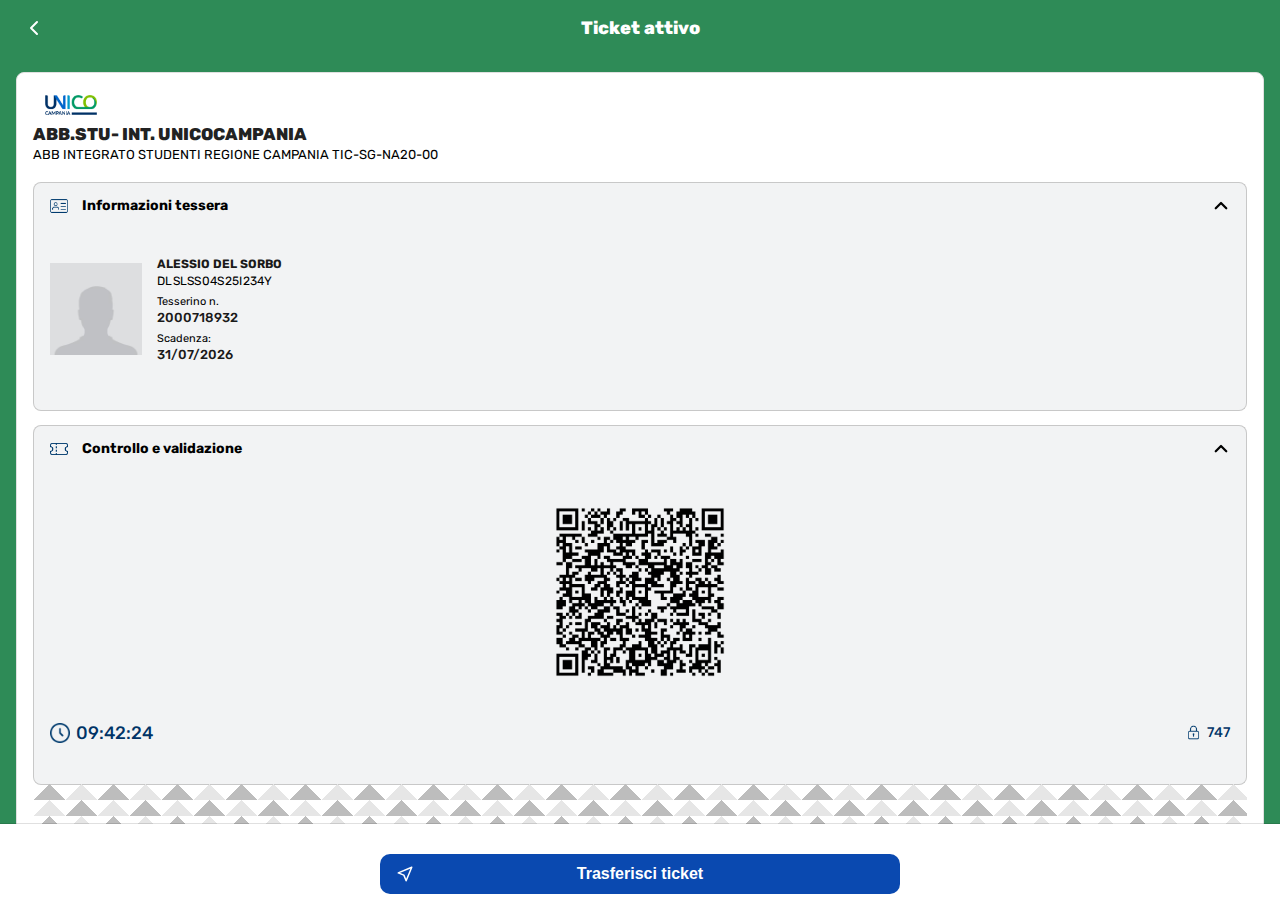
<file: index.html>
<!DOCTYPE html>
<html lang="it">
<head>
    <link rel="manifest" href="manifest.json">
    <meta name="theme-color" content="#2e8b57">
    <meta charset="UTF-8" />
  <meta name="viewport" content="width=device-width, initial-scale=1.0, maximum-scale=1.0, user-scalable=no, viewport-fit=cover" />
  <meta name="apple-mobile-web-app-capable" content="yes" />
  <meta name="apple-mobile-web-app-status-bar-style" content="black-translucent" />
  <meta name="apple-mobile-web-app-title" content="UNICO Campania" />
  <meta name="format-detection" content="telephone=no" />
  <meta name="msapplication-tap-highlight" content="no" />
  <meta name="mobile-web-app-capable" content="yes" />
  <title>ABB. UNICO</title>
  <link rel="preconnect" href="https://fonts.googleapis.com">
  <link rel="preconnect" href="https://fonts.gstatic.com" crossorigin>
  <link href="https://fonts.googleapis.com/css2?family=Rubik:wght@300;400;500;600;700;800&display=swap" rel="stylesheet">
  <link rel="stylesheet" href="styles.css" />
  <style>
    /* Palette overrides */
    .unico-topbar { background: #2e8b57 !important; }
    .content.unico { background: #2e8b57 !important; }
    .unico-banner { background: #2e8b57 !important; }
    .unico-bottom-fill { background: #2e8b57 !important; }

    .btn.secondary { background: #0a49b0 !important; }
    .val-footer { padding-bottom: 20px !important; }
    .val-footer .time, .val-footer .locks { color: #003366 !important; font-weight: 400 !important; }
    .val-footer .time { font-size: 18px !important; font-weight: 400 !important; }
    .val-footer .time span, .val-footer .locks span { font-weight: 450 !important; }
    .val-footer .time svg { width: 23px !important; height: 23px !important; }
    .val-footer .time svg *, .val-footer .locks svg * { stroke: #0a49b0 !important; }

    /* Remove space between divider and Dettagli */
    .unico-details { margin-top: 0 !important; }

    /* Bottom button layout: icon left, label centered */
    .unico-bottombar .btn.secondary { position: relative; }
    .unico-bottombar .btn.secondary svg { position: absolute; left: 16px; top: 50%; transform: translateY(-50%); }
    .unico-bottombar .btn.secondary .btn-label { position: absolute; left: 50%; transform: translateX(-50%); pointer-events: none; }
    /* Make the bottom button taller */
    .unico-bottombar .btn.secondary { padding-top: 20px; padding-bottom: 20px; margin-bottom: 6px; }

    /* Reduce gap between validation panel and triangles (second accordion body) */
    .unico-card > details.unico-acc:nth-of-type(2) .acc-body { padding-bottom: 8px !important; }

    /* Speed up triangles and position */
    .triangles { margin-top: -1px !important; }
    .triangles .tri-row { animation-duration: 0.7s !important; }

    /* Remove bottom margin only from second accordion (Controllo e validazione) */
    .unico-card > details.unico-acc:nth-of-type(2) { margin-bottom: 0 !important; }

    /* Ticket info section styles */
    .ticket-info-section {
      background: #fff;
      border-radius: 8px;
      margin-top: 10px;
    }
    
    .info-item {
      display: flex;
      flex-direction: column;
      align-items: flex-start;
      padding: 8px 0;
      border-bottom: 0;
      gap: 4px;
    }

    .info-item.cost-item {
      flex-direction: row;
      justify-content: space-between;
      align-items: center;
      border-bottom: 1px solid #e0e0e0;
      margin-bottom: 8px;
      padding-top: 12px;
    }
    
    .info-label {
      color: black;
      font-size: 14px;
      font-weight: 400;
    }
    
    .info-value {
      color: #1a1a1a;
      font-size: 14px;
      font-weight: 600;
    }
    
    .cost-value {
      font-weight: 700;
      font-size: 17px;
    }
    
    .details-section {
      margin-top: 0;
      padding-top: 8px;
    }

    .details-header {
      display: flex;
      justify-content: space-between;
      align-items: center;
      padding: 8px 0;
    }
    
    .details-label {
      color: #1a1a1a;
      font-size: 14px;
      font-weight: 600;
    }
    
    .details-toggle {
      background: transparent;
      border: 0;
      color: #003366;
      font-weight: 600;
      font-size: 14px;
      display: flex;
      align-items: center;
      gap: 4px;
      cursor: pointer;
    }

    .details-toggle .chevron {
      color: #000;
    }
    
    .chevron {
      transition: transform 0.2s ease;
    }

    .details-section.open .chevron {
      transform: rotate(180deg);
    }
    
    .company-info {
      background: #f8f9fa;
      border-radius: 8px;
      padding: 16px;
      margin-top: 12px;
      text-align: center;
    }
    
    .company-name {
      font-weight: 800;
      font-size: 14px;
      color: #1a1a1a;
      margin-bottom: 4px;
    }
    
    .company-address {
      font-size: 13px;
      color: #6b6b6b;
      margin-bottom: 4px;
    }
    
    .company-vat {
      font-size: 13px;
      color: #6b6b6b;
    }
    
    .ticket-codes {
      margin-top: 0;
      padding-top: 0;
    }

    .code-row {
      display: flex;
      justify-content: space-between;
      align-items: center;
      padding: 12px 0;
    }
    
    .code-label {
      color: #6b6b6b;
      font-size: 14px;
    }
    
    .code-value {
      color: #6b6b6b;
      font-size: 14px;
      font-weight: 400;
    }

    /* Mobile optimizations for iPhone 13 Pro and similar */
    @media screen and (max-width: 428px) {
      /* La rimozione di queste classi è gestita dal CSS generale in styles.css */
      /* .content.unico {
        bottom: calc(60px + var(--safe-bottom)) !important;
      } */
      
      .unico-card {
        margin: 12px;
        padding: 12px;
      }

      .unico-card-header {
        padding: 12px 0;
      }

      .unico-logo-img {
        width: 50px;
      }
      
      .unico-title .line1 {
        font-size: 15px;
        line-height: 1.3;
      }
      
      .unico-title .line2 {
        font-size: 12px;
        line-height: 1.2;
      }
      
      .qr-box {
        width: 160px;
        height: 160px;
      }
      
      .ticket-info-section {
        margin: 8px 0;
        border-radius: 8px;
      }
      
      .info-item {
        padding: 0 0 0 6px;
        flex-direction: column;
        align-items: flex-start;
        border-bottom: 0;
        gap: 4px;
      }

      .info-item.cost-item {
        flex-direction: row;
        justify-content: space-between;
        align-items: center;
        border-bottom: 1px solid #e0e0e0;
        margin-bottom: 8px;
        padding-top: 12px;
      }

      .info-label, .info-value {
        font-size: 14px;
      }
      
      .cost-value {
        font-size: 17px;
      }
      
      .company-info {
        padding: 12px;
        margin-top: 8px;
      }
      
      .company-name {
        font-size: 14px;
      }
      
      .company-address, .company-vat {
        font-size: 13px;
      }

      .details-section {
        margin-top: 0;
        padding-top: 8px;
      }

      .ticket-codes {
        margin-top: 0;
        padding-top: 0;
      }

      .code-label, .code-value {
        font-size: 14px;
      }

      .code-value {
        font-weight: 400;
      }
      
      .unico-bottombar .btn.secondary {
        width: calc(100% - 16px);
        margin-bottom: 2px;
        padding: 14px 16px;
      }
      
      /* La rimozione di queste classi è gestita dal CSS generale in styles.css */
      /* .unico-bottombar {
        height: calc(60px + var(--safe-bottom)) !important;
        padding-bottom: calc(var(--safe-bottom) + 4px) !important;
      } */
    }

    /* Touch optimizations */
    @media (hover: none) and (pointer: coarse) {
      .details-toggle {
        min-height: 44px;
        padding: 8px;
      }
      
      .icon-btn {
        min-height: 44px;
        min-width: 44px;
      }
      
      .unico-bottombar .btn.secondary {
        min-height: 48px;
      }
    }

    /* Safe area adjustments for iPhone notch */
    @supports (padding: max(0px)) {
      .unico-topbar {
        padding-left: max(16px, env(safe-area-inset-left));
        padding-right: max(16px, env(safe-area-inset-right));
      }
      
      .unico-card {
        margin-left: max(16px, env(safe-area-inset-left));
        margin-right: max(16px, env(safe-area-inset-right));
        padding-left: max(16px, env(safe-area-inset-left));
        padding-right: max(16px, env(safe-area-inset-right));
      }
      
      .unico-bottombar {
        padding-left: max(16px, env(safe-area-inset-left));
        padding-right: max(16px, env(safe-area-inset-right));
      }
    }

    /* Font size increases for better readability */
    .unico-title .line1 {
      font-size: 17px !important;
      line-height: 1.4;
    }
    
    .unico-title .line2 {
      font-size: 13px !important;
      line-height: 1.3;
    }
    
    .route {
      font-size: 14px !important;
    }

    .valid {
      font-size: 14px !important;
      font-weight: 400 !important;
    }

    .unico-banner { font-weight: 400 !important; }
    
    .info-label {
      font-size: 15px !important;
    }
    
    .info-value {
      font-size: 15px !important;
    }
    
    .cost-value {
      font-size: 19px !important;
    }
    
    .details-label {
      font-size: 15px !important;
    }
    
    .details-toggle {
      font-size: 15px !important;
      color: #003366 !important;
      font-family: 'Rubik', sans-serif !important;
    }

    .details-toggle .chevron {
      color: #000 !important;
    }
    
    .company-name {
      font-size: 15px !important;
    }
    
    .company-address, .company-vat {
      font-size: 14px !important;
    }
    
    .code-label {
      font-size: 15px !important;
    }
    
    .code-value {
      font-size: 15px !important;
      font-weight: 400 !important;
    }
    
    .val-footer .locks {
      font-size: 14px !important;
    }

    /* Porta la label "Costo" alla stessa dimensione del valore */
    .info-item.cost-item .info-label { font-size: 19px !important; }

    .unico-bottombar .btn.secondary .btn-label {
      font-size: 16px !important;
      font-weight: 600;
    }

    .clock-icon {
      width: 20px;
      height: 20px;
      object-fit: contain;
    }

    .lock-icon {
      width: 15px;
      height: 15px;
      object-fit: contain;
    }

    /* Colora le icone con #003366 */
    .sicon-img {
      filter: brightness(0) saturate(100%) invert(14%) sepia(89%) saturate(1829%) hue-rotate(192deg) brightness(95%) contrast(101%);
    }

    .clock-icon {
      filter: brightness(0) saturate(100%) invert(14%) sepia(89%) saturate(1829%) hue-rotate(192deg) brightness(95%) contrast(101%);
    }

    .lock-icon {
      filter: brightness(0) saturate(100%) invert(14%) sepia(89%) saturate(1829%) hue-rotate(192deg) brightness(95%) contrast(101%);
    }
  </style>
</head>
<body onselectstart="return false;" ondragstart="return false;">
  <div class="app-frame">
    <header class="unico-topbar">
      <button class="icon-btn back" onclick="window.location.href='tickets.html'" aria-label="Indietro">
        <svg width="24" height="24" viewBox="0 0 24 24" fill="none" xmlns="http://www.w3.org/2000/svg"><path d="M15 18L9 12L15 6" stroke="white" stroke-width="2" stroke-linecap="round" stroke-linejoin="round"/></svg>
      </button>
      <div class="title">Ticket attivo</div>
      <div class="spacer"></div>
    </header>

    <main class="content unico">
      <div class="unico-card">
        <div class="unico-card-header">
          <img class="unico-logo-img" src="unicoC.png" alt="UNICO" />
          <div class="unico-title">
            <div class="line1">ABB.STU- INT. UNICOCAMPANIA</div>
            <div class="line2">ABB INTEGRATO STUDENTI REGIONE CAMPANIA TIC-SG-NA20-00</div>
          </div>
        </div>

        <details class="unico-acc" open>
          <summary style="color: #000; font-weight: 700;"><span class="sicon">
            <img class="sicon-img" src="id-card.png" alt="Informazioni tessera" />
          </span><span class="slabel">Informazioni tessera</span></summary>
          <div class="acc-body">
            <div class="id-card">
              <img class="avatar-img" src="IMG_2110.jpg" alt="Foto tessera" />
              <div class="id-lines">
                <div class="id-name" style="font-size:12px">ALESSIO DEL SORBO</div>
                <div class="id-cf">DLSLSS04S25I234Y</div>
                <div class="id-field">
                  <div class="label">Tesserino n.</div>
                  <div class="value strong">2000718932</div>
                </div>
                <div class="id-field">
                  <div class="label">Scadenza:</div>
                  <div class="value">31/07/2026</div>
                </div>
              </div>
            </div>
          </div>
        </details>

        <details class="unico-acc" open>
          <summary style="color: #000; font-weight: 700;"><span class="sicon">
            <img class="sicon-img" src="ticket.png" alt="Controllo e validazione" />
          </span><span class="slabel">Controllo e validazione</span></summary>
          <div class="acc-body">
            <div class="validation-panel">
              <div class="qr-box">
                <img src="qr-code.png" alt="QR di validazione" />
              </div>
              <div class="val-footer">
                <div class="time">
                  <img src="clock.png" alt="Orologio" class="clock-icon" />
                  <span id="unico-time" style="font-weight: 400;">09:53:10</span>
                </div>
                <div class="locks">
                  <img src="lock.png" alt="Lucchetto" class="lock-icon" />
                  <span style="font-weight: 400;">747</span>
                </div>
              </div>
            </div>
          </div>
        </details>

        <div class="triangles" aria-hidden="true">
          <div class="tri-row r1"></div>
          <div class="tri-row r2"></div>
          <div class="tri-row r3"></div>
        </div>

        <div class="unico-banner">
          <div class="route">Da <strong>SANTA MARIA CAPUA VETERE</strong> a <strong>FISCIANO</strong></div>
          <div class="valid">Valido dal <strong>19/09/2025</strong> a <strong>01/08/2026</strong></div>
        </div>
        
        <div class="ticket-info-section">
          <div class="info-item">
            <div class="info-label">Emesso il:</div>
            <div class="info-value">19/09/2025 - 18:59</div>
          </div>
          
          <div class="info-item cost-item">
            <div class="info-label">Costo</div>
            <div class="info-value cost-value">0,00 €</div>
          </div>
          
          <div class="details-section">
            <div class="details-header">
              <div class="details-label">Dettagli</div>
              <button class="details-toggle" id="details-toggle" type="button">
                Leggi tutto
                <svg class="chevron" width="16" height="16" viewBox="0 0 24 24" fill="none" xmlns="http://www.w3.org/2000/svg" aria-hidden="true">
                  <path d="M19 9l-7 7-7-7" stroke="currentColor" stroke-width="2" stroke-linecap="round" stroke-linejoin="round"/>
                </svg>
              </button>
            </div>

            <div class="company-info" hidden>
              <div class="company-details">
                <div class="company-name">AIRCAMPANIA S.R.L.</div>
                <div class="company-address">Via Fasano ZI loc. Pianodardine</div>
                <div class="company-vat">P.Iva: 02977850649</div>
              </div>
            </div>
          </div>

          <div class="ticket-codes">
            <div class="code-row">
              <div class="code-label">Codice Ticket:</div>
              <div class="code-value">2000W/2759053</div>
            </div>
            <div class="code-row">
              <div class="code-label">PNR:</div>
              <div class="code-value">GLPU87YKAG</div>
            </div>
          </div>
        </div>
      </div>

    <div class="unico-bottombar">
      <button class="btn secondary" type="button">
        <svg width="18" height="18" viewBox="0 0 24 24" fill="none" xmlns="http://www.w3.org/2000/svg"><path d="M21 3L3 10.5l7.5 3 3 7.5L21 3z" stroke="currentColor" stroke-width="2" stroke-linejoin="round"/></svg>
        <span class="btn-label">Trasferisci ticket</span>
      </button>
    </div>

  <script>
    (function(){
      function pad(n){return n<10?'0'+n:''+n}
      function tick(){
        var el = document.getElementById('unico-time');
        var d = new Date();
        el.textContent = pad(d.getHours())+":"+pad(d.getMinutes())+":"+pad(d.getSeconds());
        el.style.fontWeight = '400';
      }
      tick();
      window.unicoClock && clearInterval(window.unicoClock);
      window.unicoClock = setInterval(tick, 1000);

      // Toggle 'Leggi tutto' details panel
      var btn = document.getElementById('details-toggle');
      if (btn) {
        btn.addEventListener('click', function(){
          var detailsSection = btn.closest('.details-section');
          var companyInfo = detailsSection.querySelector('.company-info');
          
          detailsSection.classList.toggle('open');
          
          if (detailsSection.classList.contains('open')) {
            companyInfo && companyInfo.removeAttribute('hidden');
          } else {
            companyInfo && companyInfo.setAttribute('hidden','');
          }
        });
      }

      // Prevent text selection with JavaScript
      document.addEventListener('selectstart', function(e) {
        e.preventDefault();
        return false;
      });
      
      document.addEventListener('dragstart', function(e) {
        e.preventDefault();
        return false;
      });
      


      // Prevent copy/paste keyboard shortcuts
      document.addEventListener('keydown', function(e) {
        if (e.ctrlKey && (e.keyCode === 65 || e.keyCode === 67 || e.keyCode === 86 || e.keyCode === 88)) {
          e.preventDefault();
          return false;
        }
        if (e.metaKey && (e.keyCode === 65 || e.keyCode === 67 || e.keyCode === 86 || e.keyCode === 88)) {
          e.preventDefault();
          return false;
        }
      });
    })();

  </script>

        <script>
            if ('serviceWorker' in navigator) {
                navigator.serviceWorker.register('/sw.js')
                    .then(() => console.log('Service Worker registrato'))
                    .catch((err) => console.error('SW error:', err));
            }
        </script>
    </main>
</body>
</html>
</file>
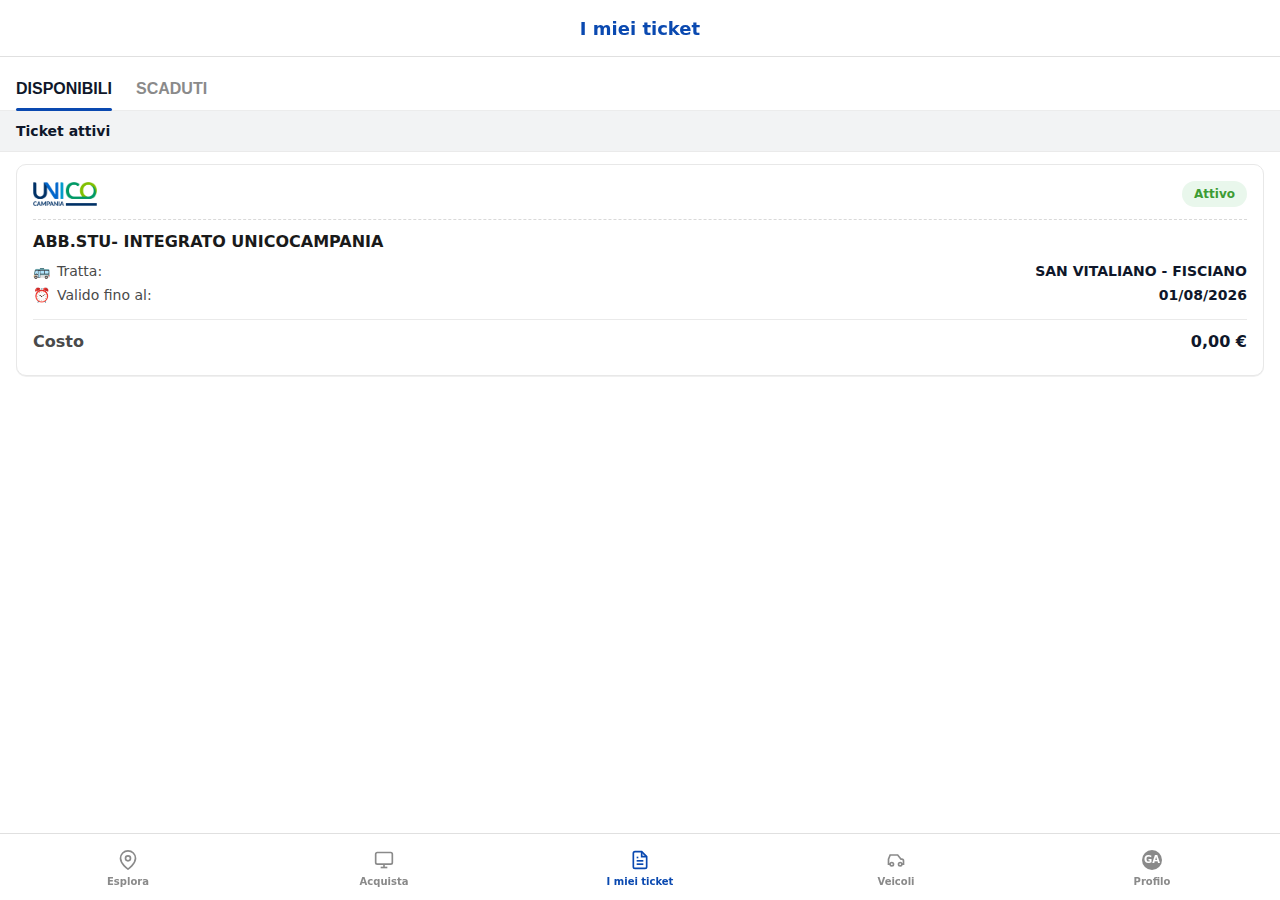
<file: tickets.html>
<!DOCTYPE html>
<html lang="it">
<head>
  <meta charset="UTF-8" />
  <meta name="viewport" content="width=device-width, initial-scale=1.0, maximum-scale=1.0, user-scalable=no, viewport-fit=cover" />
  <meta name="apple-mobile-web-app-capable" content="yes" />
  <meta name="apple-mobile-web-app-status-bar-style" content="black-translucent" />
  <meta name="apple-mobile-web-app-title" content="I miei ticket" />
  <meta name="format-detection" content="telephone=no" />
  <meta name="msapplication-tap-highlight" content="no" />
  <meta name="mobile-web-app-capable" content="yes" />
  <title>I miei ticket</title>
  <link rel="preconnect" href="https://fonts.googleapis.com">
  <link rel="preconnect" href="https://fonts.gstatic.com" crossorigin>
  <link href="https://fonts.googleapis.com/css2?family=Inter:wght@400;500;600;700;800&display=swap" rel="stylesheet">
  <link rel="stylesheet" href="styles.css" />
  <style>
    /* Tickets page specific styles */
    .tickets-topbar { 
      height: calc(56px + env(safe-area-inset-top)); 
      background: #ffffff; 
      color: #0f172a; 
      position: fixed; 
      top: 0; 
      left: 0; 
      right: 0; 
      display: flex; 
      align-items: center; 
      justify-content: center; 
      padding-top: env(safe-area-inset-top); 
      z-index: 20; 
      box-shadow: 0 1px 0 rgba(0,0,0,0.12); 
    }
    .tickets-topbar .title { 
      font-weight: 800; 
      font-size: 18px; 
      color: #0a49b0; 
    }

    .content.tickets { 
      top: calc(56px + env(safe-area-inset-top)); 
      bottom: calc(66px + var(--safe-bottom)); 
      overflow: auto; 
      background: #fff; 
    }

    .tabs { 
      display: flex; 
      gap: 24px; 
      padding: 12px 16px 0; 
      border-bottom: 1px solid #ececec; 
    }
    .tab-item { 
      background: transparent; 
      border: 0; 
      padding: 12px 0; 
      font-weight: 700; 
      color: #8a8a8a; 
      position: relative; 
      font-size: 16px;
    }
    .tab-item.active { 
      color: #0f172a; 
    }
    .tab-item.active::after { 
      content: ""; 
      position: absolute; 
      left: 0; 
      right: 0; 
      bottom: -1px; 
      height: 3px; 
      background: #0a49b0; 
      border-radius: 2px; 
    }

    .section.section-caption { 
      padding: 12px 16px; 
      background: #f2f3f4; 
      color: #0f172a; 
      font-weight: 700; 
      font-size: 14px;
      border-bottom: 1px solid #eaeaea; 
    }

    .ticket-list-card { 
      display: block; 
      margin: 12px 16px; 
      background: #fff; 
      border-radius: 10px; 
      box-shadow: 0 1px 0 rgba(0,0,0,0.06); 
      border: 1px solid #e8e8e8; 
      color: #1a1a1a; 
      text-decoration: none; 
      padding: 16px; 
    }
    .ticket-list-card:hover {
      box-shadow: 0 2px 8px rgba(0,0,0,0.1);
    }
    .ticket-list-card .card-header { 
      display: flex; 
      justify-content: space-between; 
      align-items: center; 
      margin-bottom: 12px;
    }
    .ticket-list-card .brand { 
      width: 64px; 
      height: auto; 
      object-fit: contain; 
    }
    .badge { 
      display: inline-block; 
      font-weight: 700; 
      font-size: 12px; 
      padding: 6px 12px; 
      border-radius: 20px; 
      background: #e9f7ec; 
      color: #3D9C34; 
    }
    .badge.active { 
      background: #e9f7ec; 
      color: #3D9C34;
    }
    .ticket-list-card .card-title { 
      font-weight: 800; 
      font-size: 16px;
      border-top: 1px dashed #d9d9d9; 
      padding-top: 12px; 
      margin-bottom: 12px;
    }
    .ticket-list-card .card-row { 
      display: flex; 
      align-items: baseline; 
      gap: 8px; 
      margin-bottom: 8px; 
      color: #4a4a4a; 
    }
    .ticket-list-card .card-row .icon {
      font-size: 14px;
      width: 16px;
      flex-shrink: 0;
    }
    .ticket-list-card .card-row .label { 
      color: #4a4a4a; 
      font-size: 14px; 
    }
    .ticket-list-card .card-row .value.strong { 
      font-weight: 800; 
      color: #0f172a; 
      font-size: 14px;
    }
    .ticket-list-card .card-row.spread { 
      justify-content: space-between; 
      margin-top: 16px;
      padding-top: 12px;
      border-top: 1px solid #eaeaea;
    }
    .ticket-list-card .card-row.spread .label {
      font-size: 16px;
      font-weight: 600;
    }
    .ticket-list-card .card-row.spread .value.strong {
      font-size: 16px;
      font-weight: 800;
    }

    /* Bottom tabbar for tickets page */
    .tickets-tabbar {
      position: fixed; 
      left: 0; 
      right: 0; 
      bottom: 0;
      height: calc(66px + var(--safe-bottom)); 
      background: #ffffff; 
      display: grid; 
      grid-template-columns: repeat(5, 1fr); 
      align-items: center; 
      z-index: 10;
      box-shadow: 0 -1px 0 rgba(0,0,0,0.12);
    }
    .tickets-tabbar .tab { 
      margin-bottom: var(--safe-bottom); 
      color: #8a8a8a; 
      text-decoration: none; 
      display: flex; 
      flex-direction: column; 
      align-items: center; 
      justify-content: center; 
      gap: 4px; 
      font-size: 10px; 
      font-weight: 600;
    }
    .tickets-tabbar .tab .tab-icon { 
      width: 24px; 
      height: 24px; 
      display: grid; 
      place-items: center; 
    }
    .tickets-tabbar .tab.active { 
      color: #0a49b0; 
      font-weight: 700; 
    }

    /* Safe area fill for tickets */
    .tickets-safe-bottom { 
      position: fixed; 
      left: 0; 
      right: 0; 
      bottom: 0; 
      height: var(--safe-bottom); 
      background: #ffffff; 
      z-index: 5; 
      pointer-events: none; 
    }

    /* Mobile optimizations for iPhone 13 Pro and similar */
    @media screen and (max-width: 428px) {
      .tickets-topbar .title {
        font-size: 16px;
      }
      
      .tab-item {
        font-size: 14px;
        padding: 10px 0;
      }
      
      .section.section-caption {
        padding: 10px 12px;
        font-size: 13px;
      }
      
      .ticket-list-card {
        margin: 8px 12px;
        padding: 12px;
      }
      
      .ticket-list-card .brand {
        width: 56px;
      }
      
      .badge {
        font-size: 11px;
        padding: 4px 8px;
      }
      
      .ticket-list-card .card-title {
        font-size: 14px;
        margin-bottom: 10px;
        padding-top: 10px;
      }
      
      .ticket-list-card .card-row {
        margin-bottom: 6px;
      }
      
      .ticket-list-card .card-row .label,
      .ticket-list-card .card-row .value.strong {
        font-size: 13px;
      }
      
      .ticket-list-card .card-row.spread .label,
      .ticket-list-card .card-row.spread .value.strong {
        font-size: 14px;
      }
      
      .tickets-tabbar .tab {
        font-size: 9px;
        gap: 2px;
      }
      
      .tickets-tabbar .tab .tab-icon {
        width: 20px;
        height: 20px;
      }
    }

    /* Touch optimizations */
    @media (hover: none) and (pointer: coarse) {
      .tab-item {
        min-height: 44px;
        padding: 12px 0;
      }
      
      .ticket-list-card {
        min-height: 44px;
      }
      
      .tickets-tabbar .tab {
        min-height: 44px;
        padding: 8px 4px;
      }
    }

    /* Safe area adjustments for iPhone notch */
    @supports (padding: max(0px)) {
      .tickets-topbar {
        padding-left: max(16px, env(safe-area-inset-left));
        padding-right: max(16px, env(safe-area-inset-right));
      }
      
      .tabs {
        padding-left: max(16px, env(safe-area-inset-left));
        padding-right: max(16px, env(safe-area-inset-right));
      }
      
      .section.section-caption {
        padding-left: max(16px, env(safe-area-inset-left));
        padding-right: max(16px, env(safe-area-inset-right));
      }
      
      .ticket-list-card {
        margin-left: max(16px, env(safe-area-inset-left));
        margin-right: max(16px, env(safe-area-inset-right));
      }
    }
  </style>
</head>
<body onselectstart="return false;" ondragstart="return false;">
  <div class="app-frame">
    <header class="tickets-topbar">
      <div class="title">I miei ticket</div>
    </header>

    <main class="content tickets">
      <div class="tabs">
        <button class="tab-item active" type="button">DISPONIBILI</button>
        <button class="tab-item" type="button">SCADUTI</button>
      </div>
      <div class="section section-caption">Ticket attivi</div>

      <a class="ticket-list-card" href="index.html">
        <div class="card-header">
          <img class="brand" src="unicoC.png" alt="UNICO" />
          <span class="badge active">Attivo</span>
        </div>
        <div class="card-title">ABB.STU- INTEGRATO UNICOCAMPANIA</div>
        <div class="card-row">
          <span class="icon">🚌</span>
          <span class="label">Tratta:</span>
          <span class="value strong">SAN VITALIANO - FISCIANO</span>
        </div>
        <div class="card-row">
          <span class="icon">⏰</span>
          <span class="label">Valido fino al:</span>
          <span class="value strong">01/08/2026</span>
        </div>
        <div class="card-row spread">
          <span class="label">Costo</span>
          <span class="value strong">0,00 €</span>
        </div>
      </a>
    </main>

    <div class="tickets-tabbar">
      <a class="tab" href="#" aria-label="Esplora">
        <div class="tab-icon">
          <svg width="20" height="20" viewBox="0 0 24 24" fill="none" xmlns="http://www.w3.org/2000/svg">
            <path d="M21 10c0 7-9 13-9 13s-9-6-9-13a9 9 0 0 1 18 0z" stroke="currentColor" stroke-width="2"/>
            <circle cx="12" cy="10" r="3" stroke="currentColor" stroke-width="2"/>
          </svg>
        </div>
        <span>Esplora</span>
      </a>
      <a class="tab" href="#" aria-label="Acquista">
        <div class="tab-icon">
          <svg width="20" height="20" viewBox="0 0 24 24" fill="none" xmlns="http://www.w3.org/2000/svg">
            <rect x="2" y="3" width="20" height="14" rx="2" ry="2" stroke="currentColor" stroke-width="2"/>
            <line x1="8" y1="21" x2="16" y2="21" stroke="currentColor" stroke-width="2"/>
            <line x1="12" y1="17" x2="12" y2="21" stroke="currentColor" stroke-width="2"/>
          </svg>
        </div>
        <span>Acquista</span>
      </a>
      <a class="tab active" href="#" aria-label="I miei ticket">
        <div class="tab-icon">
          <svg width="20" height="20" viewBox="0 0 24 24" fill="none" xmlns="http://www.w3.org/2000/svg">
            <path d="M14 2H6a2 2 0 0 0-2 2v16a2 2 0 0 0 2 2h12a2 2 0 0 0 2-2V8z" stroke="currentColor" stroke-width="2"/>
            <polyline points="14,2 14,8 20,8" stroke="currentColor" stroke-width="2"/>
            <line x1="16" y1="13" x2="8" y2="13" stroke="currentColor" stroke-width="2"/>
            <line x1="16" y1="17" x2="8" y2="17" stroke="currentColor" stroke-width="2"/>
            <polyline points="10,9 9,9 8,9" stroke="currentColor" stroke-width="2"/>
          </svg>
        </div>
        <span>I miei ticket</span>
      </a>
      <a class="tab" href="#" aria-label="Veicoli">
        <div class="tab-icon">
          <svg width="20" height="20" viewBox="0 0 24 24" fill="none" xmlns="http://www.w3.org/2000/svg">
            <path d="M7 17m-2 0a2 2 0 1 0 4 0a2 2 0 1 0 -4 0" stroke="currentColor" stroke-width="2"/>
            <path d="M17 17m-2 0a2 2 0 1 0 4 0a2 2 0 1 0 -4 0" stroke="currentColor" stroke-width="2"/>
            <path d="M5 17h-2v-6l2-5h9l4 5h1a2 2 0 0 1 2 2v4h-2" stroke="currentColor" stroke-width="2"/>
          </svg>
        </div>
        <span>Veicoli</span>
      </a>
      <a class="tab" href="#" aria-label="Profilo">
        <div class="tab-icon">
          <div style="width: 20px; height: 20px; border-radius: 50%; background: #8a8a8a; display: flex; align-items: center; justify-content: center; color: white; font-weight: 700; font-size: 10px;">GA</div>
        </div>
        <span>Profilo</span>
      </a>
    </div>

    <div class="tickets-safe-bottom"></div>
  </div>

  <script>
    // Prevent text selection with JavaScript
    document.addEventListener('selectstart', function(e) {
      e.preventDefault();
      return false;
    });
    
    document.addEventListener('dragstart', function(e) {
      e.preventDefault();
      return false;
    });
    


    // Prevent copy/paste keyboard shortcuts
    document.addEventListener('keydown', function(e) {
      if (e.ctrlKey && (e.keyCode === 65 || e.keyCode === 67 || e.keyCode === 86 || e.keyCode === 88)) {
        e.preventDefault();
        return false;
      }
      if (e.metaKey && (e.keyCode === 65 || e.keyCode === 67 || e.keyCode === 86 || e.keyCode === 88)) {
        e.preventDefault();
        return false;
      }
    });
  </script>
</body>
</html>
</file>
<file: styles.css>
/* Base */
* { 
  box-sizing: border-box;
  /* Disable text selection across all elements */
  -webkit-user-select: none;
  -moz-user-select: none;
  -ms-user-select: none;
  user-select: none;
  /* Disable text highlighting on touch devices */
  -webkit-touch-callout: none;
  -webkit-tap-highlight-color: transparent;
}
:root { --safe-bottom: env(safe-area-inset-bottom, 0px); }
html, body { 
  height: 100%; 
  overflow: hidden;
  /* Additional selection prevention for root elements */
  -webkit-user-select: none;
  -moz-user-select: none;
  -ms-user-select: none;
  user-select: none;
  -webkit-touch-callout: none;
  -webkit-tap-highlight-color: transparent;
}
body {
  margin: 0;
  font-family: 'Rubik', system-ui, -apple-system, Segoe UI, Roboto, Helvetica, Arial, 'Apple Color Emoji', 'Segoe UI Emoji';
  font-size: 14px; /* slightly smaller base size */
  background: #fff;
  color: #222;
  /* Prevent text selection and context menus */
  -webkit-user-select: none;
  -moz-user-select: none;
  -ms-user-select: none;
  user-select: none;
  -webkit-touch-callout: none;
  -webkit-tap-highlight-color: transparent;
}

/* Phone frame to mimic the screenshot proportions */
.app-frame {
  width: 100vw;
  height: 100vh; /* A2HS reliable height */
  min-height: 100dvh; /* try to match device height when supported */
  overflow: hidden; /* ensure no scroll */
  position: relative;
  background: #fff;
}

/* Status bar */
.status-bar {
  height: 44px;
  padding: 0 12px;
  display: flex;
  align-items: center;
  justify-content: space-between;
  color: #fff;
  font-weight: 600;
}
.status-bar .time { font-size: 16px; }
.status-bar .status-icons { display: flex; align-items: center; gap: 8px; }
.status-bar .icon { font-size: 12px; opacity: 0.95; }
.status-bar .wifi {
  width: 16px; height: 12px; position: relative;
}
.status-bar .wifi::before,
.status-bar .wifi::after {
  content: ""; position: absolute; left: 0; right: 0; margin: auto; border: 2px solid #fff; border-top-color: transparent; border-left-color: transparent; border-right-color: transparent; border-radius: 50%; width: 16px; height: 12px; top: 0;
}
.status-bar .wifi::after { width: 10px; height: 6px; top: 4px; }
.battery { display:flex; align-items:center; gap: 4px; }
.battery .battery-body { width: 22px; height: 10px; border:2px solid #fff; border-radius: 3px; position: relative; padding: 1px; }
.battery .battery-level { height: 100%; background:#fff; border-radius: 2px; }
.battery .battery-cap { width: 2px; height: 8px; background: #fff; border-radius: 1px; }
.battery .battery-text { font-size: 12px; font-weight: 700; opacity: 0.95; }

/* Top bar */
.topbar { height: calc(56px + env(safe-area-inset-top)); display: grid; grid-template-columns: 1fr auto 1fr; align-items: center; color: #fff; position: fixed; top: 0; left: 0; right: 0; background: #3D9C34; padding-top: env(safe-area-inset-top); z-index: 20; box-shadow: 0 1px 0 rgba(0,0,0,0.12); }
.icon-btn { display: inline-flex; align-items: center; gap: 6px; background: transparent; border: 0; color: #fff; font-weight: 600; padding: 0px 12px 0px 6px; }
.icon-btn svg { display: block; }
.topbar .title { font-weight: 700; font-size: 16px; text-align: center; }
.topbar .actions { justify-self: end; }

/* Content area */
.content {
  position: absolute; left: 0; right: 0;
  top: calc(56px + env(safe-area-inset-top));
  bottom: calc(66px + var(--safe-bottom));
  background: #fff;
  overflow: hidden; /* keep single-page view */
}

/* Pull to refresh UI */
.pull-spinner { height: 0; display: grid; place-items: center; opacity: 0; pointer-events: none; overflow: hidden; }
.pull-spinner.active { height: 36px; opacity: 1; }
.spinner { animation: spin 0.9s linear infinite; }
.spinner .path { stroke: #3D9C34; stroke-linecap: round; }
@keyframes spin { from { transform: rotate(0deg);} to { transform: rotate(360deg);} }

.content-inner { will-change: transform; }

.ticket-card { padding: 8px 12px 0; }
.ticket-header { display:flex; justify-content: flex-start; gap: 12px; color: #1a1a1a; align-items: center; position: relative; padding: 12px 0 18px; overflow: hidden; }

@keyframes headerPulse {
  0%   { transform: translate(-50%, -50%) scale(0);  opacity: 0.24; }
  100% { transform: translate(-50%, -50%) scale(40); opacity: 0;    }
}
.ticket-header .provider { color: #8a8a8a; font-weight: 400; font-size: 12px; }
.product { display:flex; align-items: center; gap: 8px; margin-top: 2px; }
.product-line { font-weight: 700; color: #1a1a1a; }
.icon-row { margin-top: 6px; }

/* Reflowed header layout */
.left.reflow { display: flex; align-items: center; gap: 10px; }
.left.reflow .check { width: 28px; height: 28px; display: grid; place-items: center; position: relative; z-index: 1; }
.left.reflow .check svg { width: 18px; height: 18px; }
.left.reflow .text-block { display: flex; flex-direction: column; margin-left: -2px; margin-top: -2px; }
.left.reflow .check::after {
  content: "";
  position: absolute;
  left: 50%;
  top: 50%;
  width: 16px;
  height: 16px;
  background: #3D9C34;
  opacity: 0.22;
  border-radius: 50%;
  transform: translate(-50%, -50%) scale(0);
  pointer-events: none;
  animation: headerPulse 2.2s linear infinite;
}
.right { position: absolute; right: 0; bottom: 0; }
.remaining { color: #8a8a8a; font-size: 12px; font-weight: 400; }

.qr-wrap { display: grid; place-items: center; padding: 8px 0 0; }
.qr { width: 180px; height: 180px; }
.qr svg { width: 100%; height: 100%; display: block; }
.qr img { width: 100%; height: 100%; display: block; object-fit: contain; }

.details { margin-top: 8px; border-top: 1px solid #eaeaea; }
.row { display:flex; justify-content: space-between; align-items: flex-start; gap: 8px; padding: 12px 0; border-bottom: 1px solid #efefef; }
.label { color:#8a8a8a; font-size: 12px; }
.value { color:#1f1f1f; font-weight: 500; margin-left: auto; text-align: right; max-width: 60%; white-space: normal; word-break: break-word; }
.value.mono { font-family: 'Rubik', system-ui, -apple-system, Segoe UI, Roboto, Helvetica, Arial, 'Apple Color Emoji', 'Segoe UI Emoji'; letter-spacing: 0.3px; white-space: nowrap; }

/* Bottom tab bar */
.tabbar {
  position: fixed; left: 0; right: 0; bottom: 0;
  height: calc(66px + var(--safe-bottom)); /* slight overscan eliminates 1px gaps */
  background: #3D9C34; display: grid; grid-template-columns: repeat(3, 1fr); align-items: center; z-index: 10;
  box-shadow: 0 -1px 0 rgba(0,0,0,0.08);
}
.tabbar .tab { margin-bottom: var(--safe-bottom); }

/* Extra paint for the bottom safe area (A2HS edge cases) */
.safe-bottom { position: fixed; left: 0; right: 0; bottom: 0; height: var(--safe-bottom); background: #3D9C34; z-index: 5; pointer-events: none; }
.tab { color: rgba(255,255,255,0.9); text-decoration: none; display:flex; flex-direction: column; align-items: center; justify-content: center; gap: 2px; font-size: 12px; }
.tab .tab-icon { width: 24px; height: 24px; display: grid; place-items: center; }
.tab .avatar { width: 24px; height: 24px; border-radius: 50%; background: rgba(255,255,255,0.9); color: #3D9C34; font-weight: 700; }
.tab.active { color: #fff; font-weight: 700; }

/* Shop screen styles */
.shop-topbar { height: 72px; background: #3D9C34; color: #fff; display: flex; align-items: center; justify-content: space-between; padding: 0 16px; position: fixed; top: 0; left: 0; right: 0; padding-top: env(safe-area-inset-top); z-index: 20; box-shadow: 0 1px 0 rgba(0,0,0,0.12); }
.shop-topbar .city-name { font-weight: 700; font-size: 16px; }
.shop-topbar .city-sub { font-size: 12px; opacity: 0.9; }
.shop-topbar .icon-btn { padding: 6px; }

.content.shop { 
  background: #fff; 
  top: calc(72px + env(safe-area-inset-top)); 
  overflow: auto; 
  -webkit-overflow-scrolling: touch;
}

.hero { position: relative; background: linear-gradient(180deg, #3D9C34 0%, #3D9C34 100%); color: #fff; height: 170px; overflow: hidden; display: flex; align-items: center; }
.hero-graphic { position: absolute; inset: 0; }
.hero-graphic .arch { position: absolute; right: -40px; bottom: -40px; width: 260px; height: 140px; background: rgba(0,0,0,0.18); border-top-left-radius: 140px; border-top-right-radius: 140px; transform: scaleX(1.2); }
.hero-graphic .tickets { position: absolute; left: 8px; top: 20px; width: 110px; height: 90px; background: rgba(255,255,255,0.25); border-radius: 8px; filter: blur(0.2px); }
.hero-graphic .bag { position: absolute; left: 70px; top: 40px; width: 120px; height: 100px; background: rgba(0,0,0,0.25); border-radius: 14px; }
.hero-cta { position: relative; margin-left: auto; margin-right: 16px; text-align: center; }
.hero-cta .cta-title { font-weight: 800; letter-spacing: 0.4px; }
.hero-cta .cta-sub { font-weight: 700; font-size: 12px; margin-top: 2px; }
.hero-cta .cta-button { display: inline-block; margin-top: 10px; background: #3D9C34; color: #fff; text-decoration: none; padding: 8px 14px; border-radius: 22px; font-weight: 700; box-shadow: 0 2px 0 rgba(0,0,0,0.15) inset; }

.section { padding: 16px; background: #fff; }
.section + .section { padding-top: 6px; }
.section-header { margin: 8px 0 10px; }
.section-title { font-weight: 700; font-size: 16px; color: #222; }
.section-sub { font-size: 12px; color: #7c7c7c; }

.card-grid.two { display: grid; grid-template-columns: 1fr 1fr; gap: 12px; }
.card { display: grid; grid-template-columns: auto 1fr; align-items: center; gap: 10px; background: #fff; border-radius: 8px; padding: 14px; box-shadow: 0 1px 0 rgba(0,0,0,0.06), 0 1px 12px rgba(0,0,0,0.02); color: #1a1a1a; text-decoration: none; }
.card .card-logo.unico { width: 58px; height: 36px; border-radius: 6px; background: #fff; border: 2px solid #3D9C34; color: #3D9C34; display: grid; place-items: center; font-weight: 800; }
.card .card-icon.phone { width: 48px; height: 48px; border-radius: 10px; background: #eaf9f6; display: grid; place-items: center; }
.card .card-title { font-size: 12px; color: #1a1a1a; }

.tile-grid.two { display: grid; grid-template-columns: 1fr 1fr; gap: 10px; }
.tile { position: relative; height: 82px; border-radius: 10px; background: linear-gradient(135deg, rgba(61,156,52,0.85), rgba(61,156,52,0.85)); color: #fff; text-decoration: none; overflow: hidden; display: grid; align-items: end; }
.tile .tile-label { padding: 10px; font-weight: 700; }

/* Start options */
.content.shop.start { overflow: auto; }
.tile.option { background: linear-gradient(135deg, rgba(61,156,52,0.85), rgba(61,156,52,0.85)); }

/* UNICO screen */
.unico-topbar { height: calc(56px + env(safe-area-inset-top)); background: #3D9C34; color:#fff; position: fixed; top:0; left:0; right:0; display:grid; grid-template-columns: 1fr auto 1fr; align-items:center; padding-top: env(safe-area-inset-top); z-index: 20; box-shadow: none; }
.unico-topbar .title { font-weight: 800; font-size: 18px}
.content.unico { top: calc(56px + env(safe-area-inset-top)); bottom: calc(72px + var(--safe-bottom)); overflow: auto; background: #3D9C34; }
.content.unico { scrollbar-width: none; }
.content.unico::-webkit-scrollbar { width: 0; height: 0; display: none; }

.unico-card { margin: 16px; background: #ffffff; border-radius: 8px; padding: 16px; box-shadow: none; border: 1px solid #e0e0e0; }
.unico-card-header { background:#fff; border-radius: 8px; padding: 12px 0; position: relative; display:block; box-shadow: none; border: 0; }
.unico-logo-img { position: absolute; margin-top: 2px; left: 12px; top: 4px; width: 52px; height: auto; object-fit: contain; }
.unico-title { margin-top: 2px; padding-left: 0; padding-top: 20px; text-align: left; }
.unico-logo { width: 64px; height: 32px; border-radius: 6px; background: #fff; border:2px solid #3D9C34; color:#3D9C34; display:grid; place-items:center; font-weight: 800; }
.unico-title .line1 { font-weight: 800; }
.unico-title .line2 { font-size: 12px; color:black; }
.unico-title .line3 { font-size: 12px; color:#9a9a9a; }

.unico-acc { margin: 14px 0; background: transparent; border-radius: 0; overflow: visible; }
.unico-acc:first-of-type { margin-top: 6px; }
.unico-acc summary { list-style: none; cursor: pointer; padding: 14px 16px; font-weight: 600; display:flex; align-items:center; justify-content: space-between; background: #f2f3f4; border-radius: 8px; border: 1px solid #c8c8c8; }
.unico-acc[open] summary { border-bottom-left-radius: 0; border-bottom-right-radius: 0; border-bottom: 0; }
.unico-acc summary .sicon { display:inline-grid; place-items:center; margin-right: 14px; }
.unico-acc summary .sicon .sicon-img { width: 18px; height: 18px; object-fit: contain; display: block; }
.unico-acc summary .slabel { flex: 1; }
.unico-acc summary .chev { width: 18px; height: 18px; background: url('chevron.png') center/contain no-repeat; display: inline-block; transform: rotate(90deg); transition: transform 160ms ease; }
.unico-acc[open] summary .chev { transform: rotate(270deg); }
.unico-acc summary::after {
  content: '';
  width: 18px;
  height: 18px;
  background-image: url("data:image/svg+xml,%3csvg xmlns='http://www.w3.org/2000/svg' fill='none' viewBox='0 0 24 24' stroke='%23000'%3e%3cpath stroke-linecap='round' stroke-linejoin='round' stroke-width='3' d='M19 9l-7 7-7-7'%3e%3c/path%3e%3c/svg%3e");
  background-size: contain;
  background-repeat: no-repeat;
  background-position: center;
  transition: transform 0.2s ease;
}
.unico-acc[open] summary::after {
  transform: rotate(180deg);
}
.unico-acc .acc-body { padding: 18px 16px; border: 1px solid #c8c8c8; border-top: 0; background: #f2f3f4; border-radius: 0 0 8px 8px; }
.unico-acc:first-of-type .acc-body { padding-top: 28px; padding-bottom: 48px; }
.triangles { margin: 0; padding: 0; background: transparent; border-radius: 0; overflow: hidden; }
.triangles .tri-row { height: 16px; background-repeat: repeat-x; background-size: 64px 16px; animation: tri-scroll 0.7s linear infinite; will-change: background-position; -webkit-backface-visibility: hidden; backface-visibility: hidden; }
/* Top row: dark then light */
.triangles .tri-row.r1 { background-image: url("data:image/svg+xml;utf8,<svg xmlns='http://www.w3.org/2000/svg' shape-rendering='crispEdges' width='56' height='14' viewBox='0 0 56 14'><polygon points='0,14 14,0 28,14' fill='%23bdbdbd'/><polygon points='28,14 42,0 56,14' fill='%23e6e6e6'/></svg>"); }
/* Middle row: light then dark */
.triangles .tri-row.r2 { background-image: url("data:image/svg+xml;utf8,<svg xmlns='http://www.w3.org/2000/svg' shape-rendering='crispEdges' width='56' height='14' viewBox='0 0 56 14'><polygon points='0,14 14,0 28,14' fill='%23e6e6e6'/><polygon points='28,14 42,0 56,14' fill='%23bdbdbd'/></svg>"); }
/* Bottom row: dark then light */
.triangles .tri-row.r3 { background-image: url("data:image/svg+xml;utf8,<svg xmlns='http://www.w3.org/2000/svg' shape-rendering='crispEdges' width='56' height='14' viewBox='0 0 56 14'><polygon points='0,14 14,0 28,14' fill='%23bdbdbd'/><polygon points='28,14 42,0 56,14' fill='%23e6e6e6'/></svg>"); }

@keyframes tri-scroll {
  0% { background-position: 0 0; }
  100% { background-position: 64px 0; }
}
.validation-panel { background: transparent; border:0; border-radius:8px; padding:12px 0px 12px 0px; display:grid; justify-items:center; gap:40px; }
.qr-box { width: 180px; height: 180px; display:grid; place-items:center; }
.qr-box img { width: 100%; height: 100%; object-fit: contain; display:block; }
.val-footer { width: 100%; display:flex; align-items:center; justify-content: space-between; }
.val-footer .time { display:inline-flex; align-items:center; gap:6px; color:#1f5fe0; font-weight: 400; font-size: 17px; }
.val-footer .time svg { width: 20px; height: 20px; }
.val-footer .locks { display:inline-flex; align-items:center; gap:6px; color:#1f5fe0; font-weight:400; }
.val-footer .time svg *,
.val-footer .locks svg * { stroke: #1f5fe0 !important; }
.id-card { display:flex; gap: 15px; align-items: flex-start; }
.id-card .avatar { width: 58px; height: 58px; border-radius: 8px; background: #d7d7d7; }
.id-card .avatar-img { width: 92px; height: 92px; border-radius: 0; object-fit: cover; display: block; margin: 6px 0; }
.id-card .id-lines { display: grid; gap: 3px; }
.id-card .id-name { font-weight: 700; color: #1a1a1a; font-size: 13px; }
.id-card .id-cf { font-size: 12px; color:black; letter-spacing: 0.3px; }
.id-card .sep { height: 8px; }
.id-card .id-row { font-size: 13px; }
.id-card .id-field { display: grid; gap: 2px; margin-top: 4px; }
.id-card .id-field .label { font-size: 11px; color: black; }
.id-card .id-field .value { font-size: 13px; color: #1a1a1a; text-align: left; margin-left: 0; max-width: none; }
.id-card .id-field .value.strong { font-weight: 500; }

.unico-banner {
  margin-top: 10px;
  background: #3D9C34;
  color: #fff;
  border-radius: 8px;
  padding: 16px 14px;
  font-weight: 600;
  text-align: left;
  border: 1px solid #e0e0e0;
}
.unico-banner .route {
  margin-bottom: 8px;
  line-height: 1.4;
}
.unico-banner .valid {
  font-weight: 700;
  line-height: 1.3;
}

.unico-meta { background:#fff; border-radius: 8px; margin-top: 10px; padding: 10px 14px; }
.unico-meta .meta-row { display:flex; justify-content: space-between; padding: 6px 0; border-bottom: 0; }
.unico-meta .meta-row + .meta-row { margin-top: 8px; }
.unico-meta .meta-row.stack { display: grid; gap: 2px; }
.unico-meta .meta-row .label { color:#6b6b6b; font-size:12px; }
.unico-meta .meta-row .value { font-size: 14px; color:#1a1a1a; }
/* Force left-start for stacked values */
.unico-meta .meta-row.stack .value { text-align: left; margin-left: 0; justify-self: start; }
.unico-meta .meta-row.inline { display:flex; gap: 6px; justify-content: space-between; align-items: baseline; }
.unico-meta .meta-row.inline .label { font-size: 15px; font-weight: 400; }
.unico-meta .meta-row .nowrap { white-space: nowrap; }
.unico-meta .meta-row:last-child { border-bottom: 0; }
.unico-meta .value.strong { font-weight: 800; }
.unico-meta .meta-divider { height: 1px; background: #f0f0f0; margin-top: 8px; }

.unico-details { background:#fff; border-radius: 8px; margin-top: 10px; padding: 10px 14px; }
.unico-details .row { display:flex; justify-content: space-between; padding: 8px 0; border-bottom: 0; }
.unico-details .row .chev.small { width: 14px; height: 14px; background: url('chevron.png') center/contain no-repeat; transform: rotate(90deg); transition: transform 160ms ease; }
.unico-details .row .chev.small.rotate { transform: rotate(270deg); }
.unico-details .row:last-child { border-bottom: 0; }
.unico-details .issuer { margin-top: 10px; color:#444; font-size: 13px; }
.unico-details .link { font-weight: 700; color:#2d78ff; text-decoration: none; }
/* Bottom details header and toggle */
.unico-details .row.header { align-items: center; }
.unico-details .row.header .label { font-weight: 700; }
.unico-details .details-toggle { background: transparent; border: 0; padding: 6px 0; color: #2d78ff; font-weight: 700; font-family: inherit; cursor: pointer; display: inline-flex; align-items: center; gap: 6px; }
.unico-details .details-toggle:active { opacity: .85; }
.unico-details .details-toggle .chev-btn { width: 14px; height: 14px; background: url('chevron.png') center/contain no-repeat; display: inline-block; filter: hue-rotate(200deg) saturate(4) brightness(1.1); transform: rotate(90deg); transition: transform 160ms ease; }
.unico-details.open .details-toggle .chev-btn { transform: rotate(270deg); }
.unico-details .issuer.right { text-align: right; }
.unico-details .greybox { margin-top: 10px; background: #f2f3f4; border-radius: 8px; padding: 8px 10px; }
.unico-details .greybox .row { border-bottom: 0; padding: 6px 0; }
.unico-details .greybox .value.muted { color: #7a7a7a; }

.unico-actions { padding: 12px 0 2px; display:grid; place-items:center; }
.btn.secondary { background:#1f5fe0; color:#fff; border:0; border-radius: 10px; padding: 12px 16px; display:inline-flex; align-items:center; gap:8px; font-weight: 700; }

/* UNICO bottom safe-area paint (no tabbar) */
.unico-bottom-fill { position: fixed; left: 0; right: 0; bottom: 0; height: var(--safe-bottom); background: #3D9C34; z-index: 5; pointer-events: none; }

/* UNICO fixed bottom action bar */
.unico-bottombar {
  position: fixed; left: 0; right: 0; bottom: 0;
  height: calc(76px + var(--safe-bottom));
  background: #ffffff; box-shadow: 0 -1px 0 rgba(0,0,0,0.12);
  display: grid; align-items: end; justify-items: center; z-index: 12;
  padding-bottom: var(--safe-bottom);
}
.unico-bottombar .btn.secondary { width: calc(100% - 32px); max-width: 520px; justify-content: center; }


/* Scrollbar subtle */
.content::-webkit-scrollbar { width: 6px; }
.content::-webkit-scrollbar-thumb { background: #e3e3e3; border-radius: 4px; }

/* Settings / Customize */
.content.settings { background: #fff; }
.form { padding: 16px; display: grid; gap: 14px; }
.form-group { display: grid; gap: 6px; }
.form-row { display: grid; grid-template-columns: 1fr 1fr; gap: 12px; }
.form label { font-size: 12px; color: #666; }
.form input[type="date"],
.form input[type="time"],
.form select { height: 38px; border: 1px solid #e4e4e4; border-radius: 8px; padding: 0 10px; font-size: 14px; }
.form-actions { display: flex; gap: 10px; margin-top: 8px; }
.btn { display: inline-block; text-decoration: none; color: #3D9C34; background: #f3fbfa; padding: 10px 12px; border-radius: 10px; font-weight: 600; text-align: center; flex: 1; }
.btn.primary { background: #3D9C34; color: #fff; }

/* Additional text and image selection prevention */
img, svg, canvas {
  -webkit-user-select: none;
  -moz-user-select: none;
  -ms-user-select: none;
  user-select: none;
  -webkit-touch-callout: none;
  -webkit-tap-highlight-color: transparent;
  pointer-events: none;
}

/* Prevent selection on all text elements */
p, span, div, h1, h2, h3, h4, h5, h6, a, button, label {
  -webkit-user-select: none;
  -moz-user-select: none;
  -ms-user-select: none;
  user-select: none;
  -webkit-touch-callout: none;
  -webkit-tap-highlight-color: transparent;
}

/* Re-enable pointer events for interactive elements */
button, a, .btn, .tab, .icon-btn, .details-toggle {
  pointer-events: auto;
}

/* Uniforma lo stile della freccia accanto a "Leggi tutto" con quelle delle card */
.details-toggle .chevron { width: 18px; height: 18px; color: #000; }
.details-toggle .chevron path { stroke-width: 3; }
</file>
